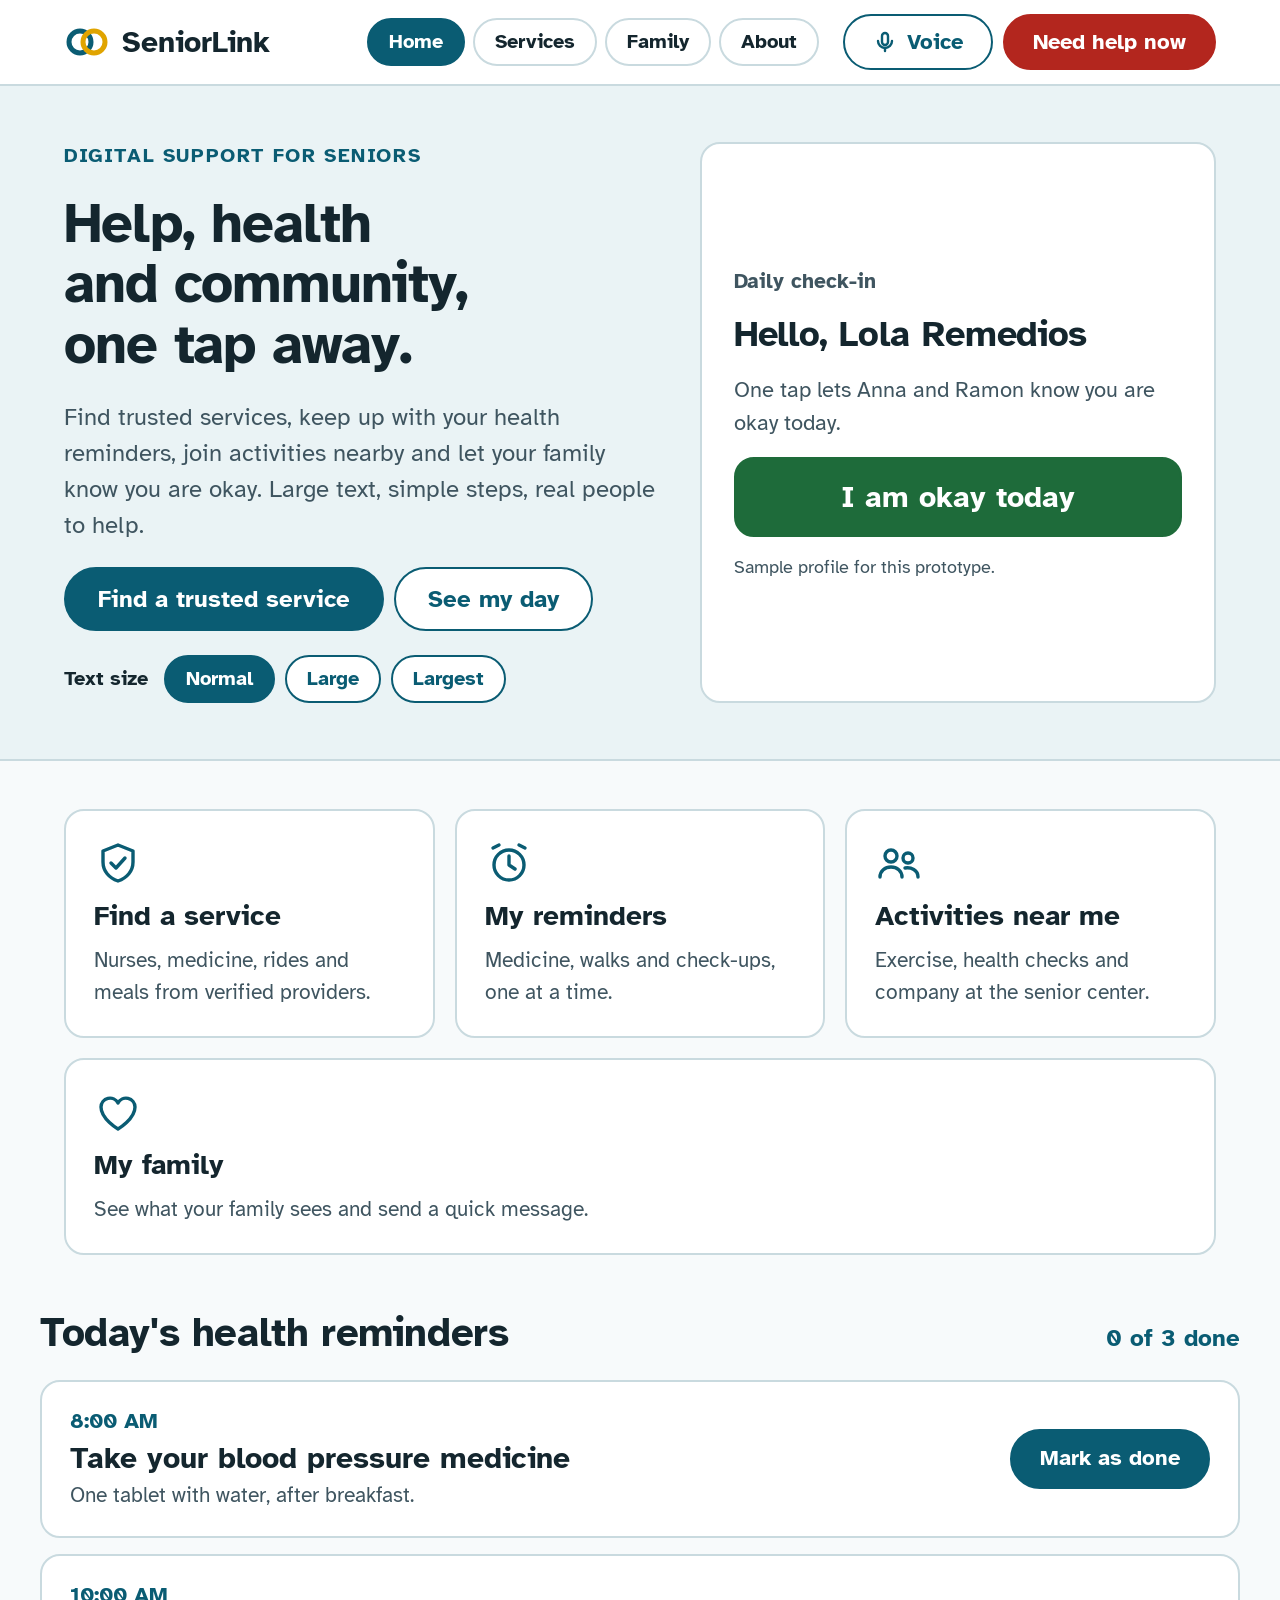
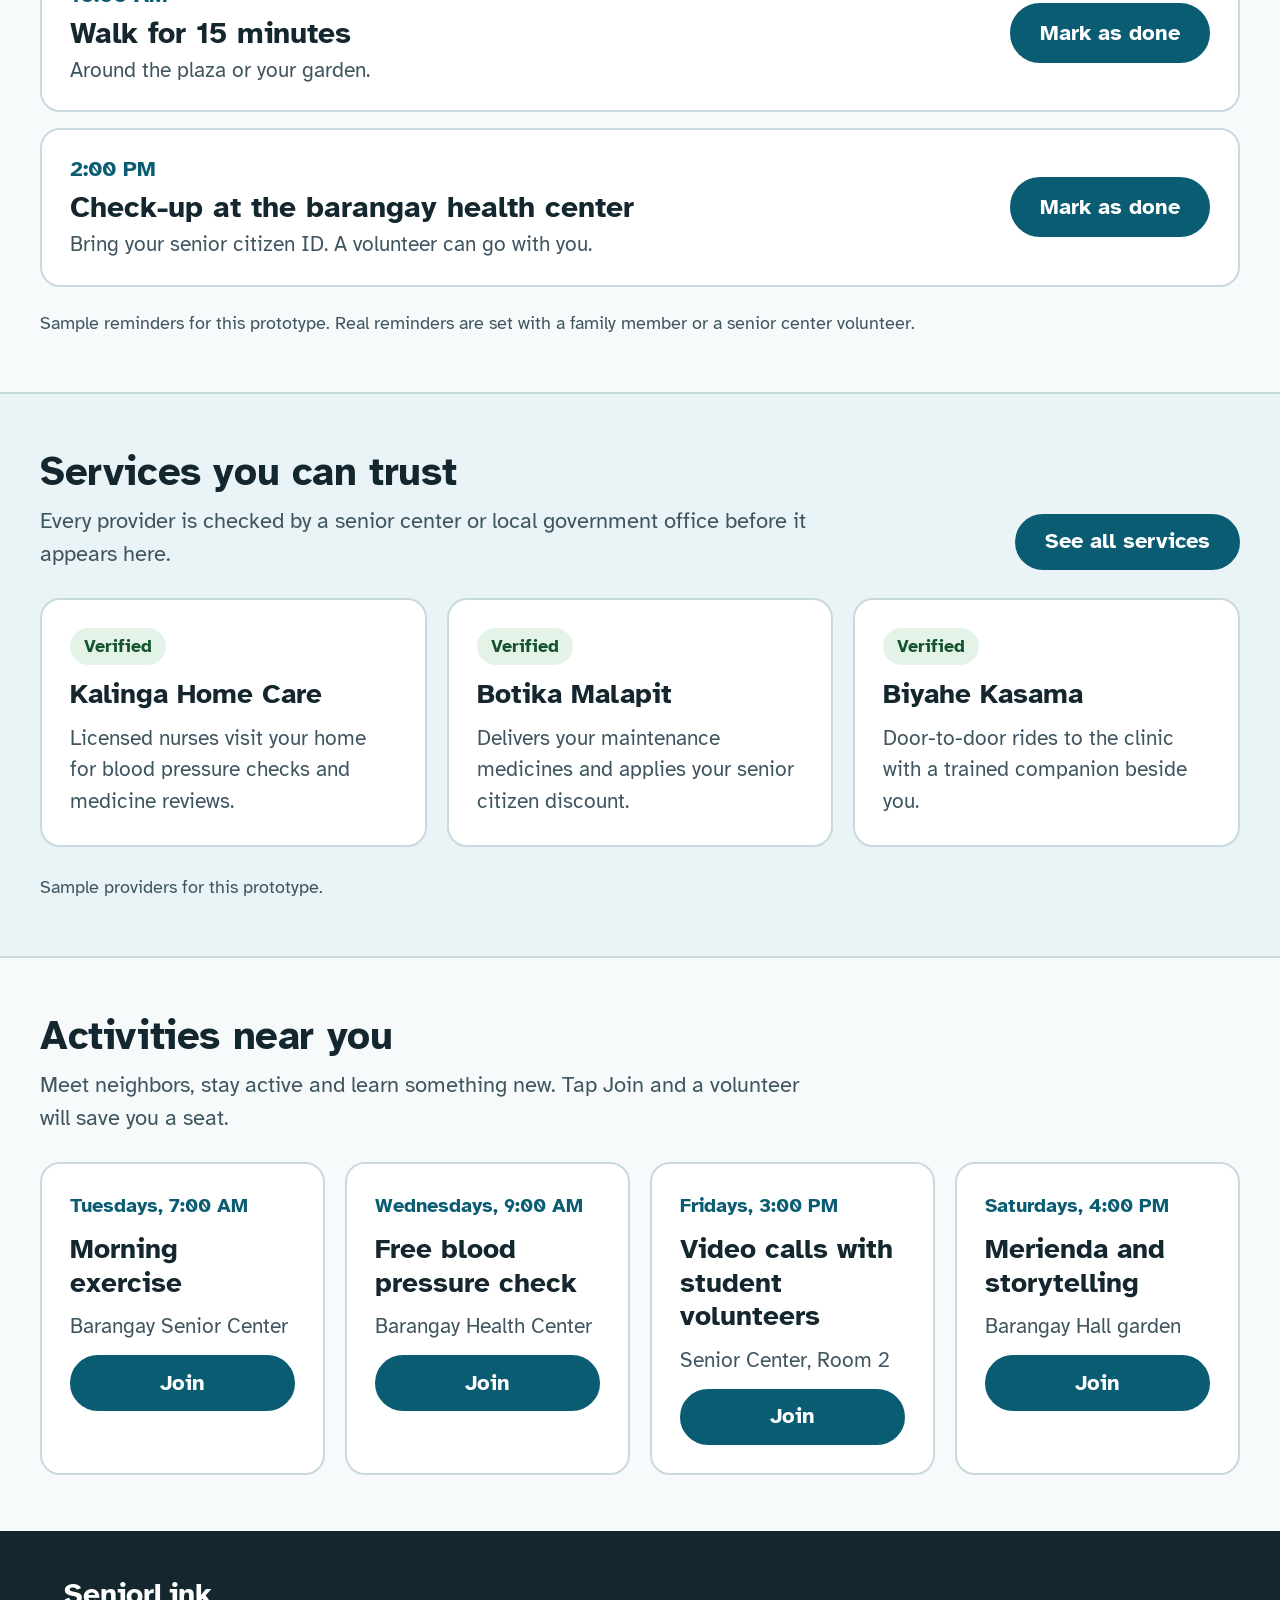
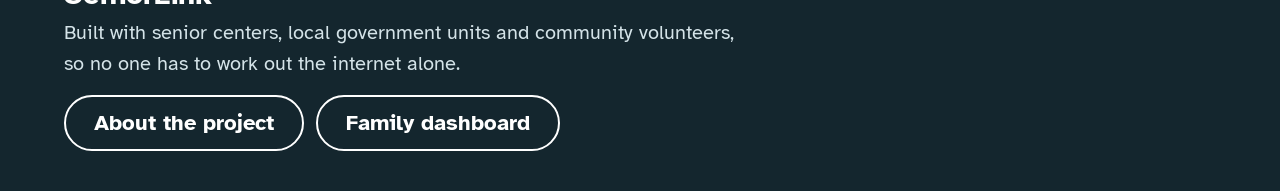
<file: index.html>
<!doctype html>
<html lang="en">
<head>
  <meta charset="utf-8">
  <meta name="viewport" content="width=device-width, initial-scale=1">
  <title>SeniorLink</title>
  <link rel="preconnect" href="https://fonts.googleapis.com">
  <link rel="preconnect" href="https://fonts.gstatic.com" crossorigin>
  <link href="https://fonts.googleapis.com/css2?family=Atkinson+Hyperlegible:wght@400;700&display=swap" rel="stylesheet">
  <link rel="stylesheet" href="style.css">
</head>
<body>
  <header class="site-header">
    <div class="wrap header-row">
      <a class="brand" href="index.html">
        <svg width="46" height="46" viewBox="0 0 46 46" aria-hidden="true"><circle cx="16" cy="23" r="11" fill="none" stroke="#0A5C73" stroke-width="5"></circle><circle cx="30" cy="23" r="11" fill="none" stroke="#E0A400" stroke-width="5"></circle></svg>
        SeniorLink
      </a>
      <nav class="nav" aria-label="Main">
        <a href="index.html" aria-current="page">Home</a>
        <a href="services.html">Services</a>
        <a href="family.html">Family</a>
        <a href="about.html">About</a>
      </nav>
      <div class="header-actions">
        <button type="button" id="voiceBtn" class="btn" aria-pressed="false">
          <svg width="24" height="24" viewBox="0 0 24 24" fill="none" stroke="currentColor" stroke-width="2.4" stroke-linecap="round" stroke-linejoin="round" aria-hidden="true"><rect x="9" y="3" width="6" height="12" rx="3"></rect><path d="M5 11a7 7 0 0 0 14 0"></path><path d="M12 18v3"></path></svg>
          <span>Voice</span>
        </button>
        <button type="button" id="helpBtn" class="btn btn-danger">Need help now</button>
      </div>
    </div>
  </header>
  <div id="voiceBanner" class="banner banner-voice" hidden>
    <div class="wrap">
      <div class="msg"><strong>Listening. Speak when you are ready.</strong><span>Try saying “Find a nurse”, “Call Anna” or “Read my reminders”. This prototype only shows how voice navigation will look.</span></div>
      <button type="button" id="voiceStop" class="btn">Stop listening</button>
    </div>
  </div>
  <div id="helpBanner" class="banner banner-help" hidden>
    <div class="wrap">
      <div class="msg"><strong>Help is on the way.</strong><span>We are telling Anna (daughter), Mang Ben (barangay volunteer) and the Senior Center hotline right now. Stay where you are. This prototype does not send real messages.</span></div>
      <button type="button" id="helpCancel" class="btn btn-danger" style="background:#fff;color:#b3261e">Cancel, I am okay</button>
    </div>
  </div>

  <main>
    <section class="hero">
      <div class="wrap">
        <div class="hero-copy">
          <p class="eyebrow">Digital support for seniors</p>
          <h1>Help, health and community, one tap away.</h1>
          <p class="lead">Find trusted services, keep up with your health reminders, join activities nearby and let your family know you are okay. Large text, simple steps, real people to help.</p>
          <div class="controls">
            <a class="btn btn-primary btn-big" href="services.html">Find a trusted service</a>
            <a class="btn btn-big" href="#today">See my day</a>
          </div>
          <div class="controls" role="group" aria-label="Text size">
            <strong>Text size</strong>
            <button type="button" class="btn btn-small is-on" data-zoom="1" aria-pressed="true">Normal</button>
            <button type="button" class="btn btn-small" data-zoom="1.2" aria-pressed="false">Large</button>
            <button type="button" class="btn btn-small" data-zoom="1.4" aria-pressed="false">Largest</button>
          </div>
        </div>
        <div class="card checkin">
          <p class="text" style="font-weight:700">Daily check-in</p>
          <h2>Hello, Lola Remedios</h2>
          <p class="text" style="font-size:22px">One tap lets Anna and Ramon know you are okay today.</p>
          <button type="button" id="checkinBtn" class="btn btn-green">I am okay today</button>
          <div id="checkinDone" class="done-box" hidden>
            <strong>Sent to Anna and Ramon.</strong>
            <span style="font-size:22px">Thank you. Have a lovely day.</span>
            <button type="button" id="checkinUndo" class="btn btn-small btn-done" style="align-self:flex-start">Undo</button>
          </div>
          <p class="small">Sample profile for this prototype.</p>
        </div>
      </div>
    </section>

    <section class="wrap" style="padding-top:48px">
      <div class="row" style="gap:20px">
        <a class="card card-link" href="services.html">
          <svg width="48" height="48" viewBox="0 0 48 48" fill="none" stroke="#0A5C73" stroke-width="3.4" stroke-linecap="round" stroke-linejoin="round" aria-hidden="true"><path d="M24 6l15 6v11c0 9-6 16-15 19C15 39 9 32 9 23V12z"></path><path d="M17 24l5 5 9-10"></path></svg>
          <h3>Find a service</h3><span class="text">Nurses, medicine, rides and meals from verified providers.</span>
        </a>
        <a class="card card-link" href="#today">
          <svg width="48" height="48" viewBox="0 0 48 48" fill="none" stroke="#0A5C73" stroke-width="3.4" stroke-linecap="round" stroke-linejoin="round" aria-hidden="true"><circle cx="24" cy="26" r="15"></circle><path d="M24 17v9l6 4"></path><path d="M8 9l6-3"></path><path d="M40 9l-6-3"></path></svg>
          <h3>My reminders</h3><span class="text">Medicine, walks and check-ups, one at a time.</span>
        </a>
        <a class="card card-link" href="#activities">
          <svg width="48" height="48" viewBox="0 0 48 48" fill="none" stroke="#0A5C73" stroke-width="3.4" stroke-linecap="round" stroke-linejoin="round" aria-hidden="true"><circle cx="16" cy="17" r="6"></circle><circle cx="33" cy="19" r="5"></circle><path d="M5 38c0-6 5-10 11-10s11 4 11 10"></path><path d="M30 29c6-1 13 2 13 9"></path></svg>
          <h3>Activities near me</h3><span class="text">Exercise, health checks and company at the senior center.</span>
        </a>
        <a class="card card-link" href="family.html">
          <svg width="48" height="48" viewBox="0 0 48 48" fill="none" stroke="#0A5C73" stroke-width="3.4" stroke-linecap="round" stroke-linejoin="round" aria-hidden="true"><path d="M24 41S7 31 7 19a9 9 0 0 1 17-4 9 9 0 0 1 17 4c0 12-17 22-17 22z"></path></svg>
          <h3>My family</h3><span class="text">See what your family sees and send a quick message.</span>
        </a>
      </div>
    </section>

    <section id="today" class="wrap section stack">
      <div class="row" style="align-items:baseline;justify-content:space-between">
        <h2 style="flex:1 1 400px">Today's health reminders</h2>
        <span id="doneText" class="teal" style="flex:0 1 auto;font-size:24px;font-weight:700">0 of 3 done</span>
      </div>
      <div class="stack" style="gap:16px">
        <div class="card reminder" data-reminder>
          <div class="info"><span class="when">8:00 AM</span><span class="title">Take your blood pressure medicine</span><span class="text">One tablet with water, after breakfast.</span></div>
          <button type="button" class="btn btn-primary" data-toggle data-on="Done. Undo" data-off="Mark as done">Mark as done</button>
        </div>
        <div class="card reminder" data-reminder>
          <div class="info"><span class="when">10:00 AM</span><span class="title">Walk for 15 minutes</span><span class="text">Around the plaza or your garden.</span></div>
          <button type="button" class="btn btn-primary" data-toggle data-on="Done. Undo" data-off="Mark as done">Mark as done</button>
        </div>
        <div class="card reminder" data-reminder>
          <div class="info"><span class="when">2:00 PM</span><span class="title">Check-up at the barangay health center</span><span class="text">Bring your senior citizen ID. A volunteer can go with you.</span></div>
          <button type="button" class="btn btn-primary" data-toggle data-on="Done. Undo" data-off="Mark as done">Mark as done</button>
        </div>
      </div>
      <p class="small">Sample reminders for this prototype. Real reminders are set with a family member or a senior center volunteer.</p>
    </section>

    <section class="band">
      <div class="wrap section stack" style="gap:28px">
        <div class="row" style="align-items:flex-end;justify-content:space-between">
          <div class="stack" style="gap:10px;flex:1 1 420px">
            <h2>Services you can trust</h2>
            <p class="lead" style="font-size:22px">Every provider is checked by a senior center or local government office before it appears here.</p>
          </div>
          <a class="btn btn-primary" style="flex:0 1 auto" href="services.html">See all services</a>
        </div>
        <div class="row">
          <div class="card"><span class="badge">Verified</span><h3>Kalinga Home Care</h3><span class="text">Licensed nurses visit your home for blood pressure checks and medicine reviews.</span></div>
          <div class="card"><span class="badge">Verified</span><h3>Botika Malapit</h3><span class="text">Delivers your maintenance medicines and applies your senior citizen discount.</span></div>
          <div class="card"><span class="badge">Verified</span><h3>Biyahe Kasama</h3><span class="text">Door-to-door rides to the clinic with a trained companion beside you.</span></div>
        </div>
        <p class="small">Sample providers for this prototype.</p>
      </div>
    </section>

    <section id="activities" class="wrap section stack" style="gap:28px">
      <div class="stack" style="gap:10px">
        <h2>Activities near you</h2>
        <p class="lead" style="font-size:22px">Meet neighbors, stay active and learn something new. Tap Join and a volunteer will save you a seat.</p>
      </div>
      <div class="row">
        <div class="card"><span class="eyebrow" style="letter-spacing:0;text-transform:none">Tuesdays, 7:00 AM</span><h3>Morning exercise</h3><span class="text">Barangay Senior Center</span><button type="button" class="btn btn-primary" data-toggle data-on="You are going. Cancel" data-off="Join">Join</button></div>
        <div class="card"><span class="eyebrow" style="letter-spacing:0;text-transform:none">Wednesdays, 9:00 AM</span><h3>Free blood pressure check</h3><span class="text">Barangay Health Center</span><button type="button" class="btn btn-primary" data-toggle data-on="You are going. Cancel" data-off="Join">Join</button></div>
        <div class="card"><span class="eyebrow" style="letter-spacing:0;text-transform:none">Fridays, 3:00 PM</span><h3>Video calls with student volunteers</h3><span class="text">Senior Center, Room 2</span><button type="button" class="btn btn-primary" data-toggle data-on="You are going. Cancel" data-off="Join">Join</button></div>
        <div class="card"><span class="eyebrow" style="letter-spacing:0;text-transform:none">Saturdays, 4:00 PM</span><h3>Merienda and storytelling</h3><span class="text">Barangay Hall garden</span><button type="button" class="btn btn-primary" data-toggle data-on="You are going. Cancel" data-off="Join">Join</button></div>
      </div>
    </section>

    <footer class="footer" style="margin-top:0">
      <div class="wrap">
        <p><strong style="font-size:30px;display:block;color:#fff">SeniorLink</strong>Built with senior centers, local government units and community volunteers, so no one has to work out the internet alone.</p>
        <div class="footer-links"><a class="btn" href="about.html">About the project</a><a class="btn" href="family.html">Family dashboard</a></div>
      </div>
    </footer>
  </main>
  <script src="app.js"></script>
</body>
</html>
</file>
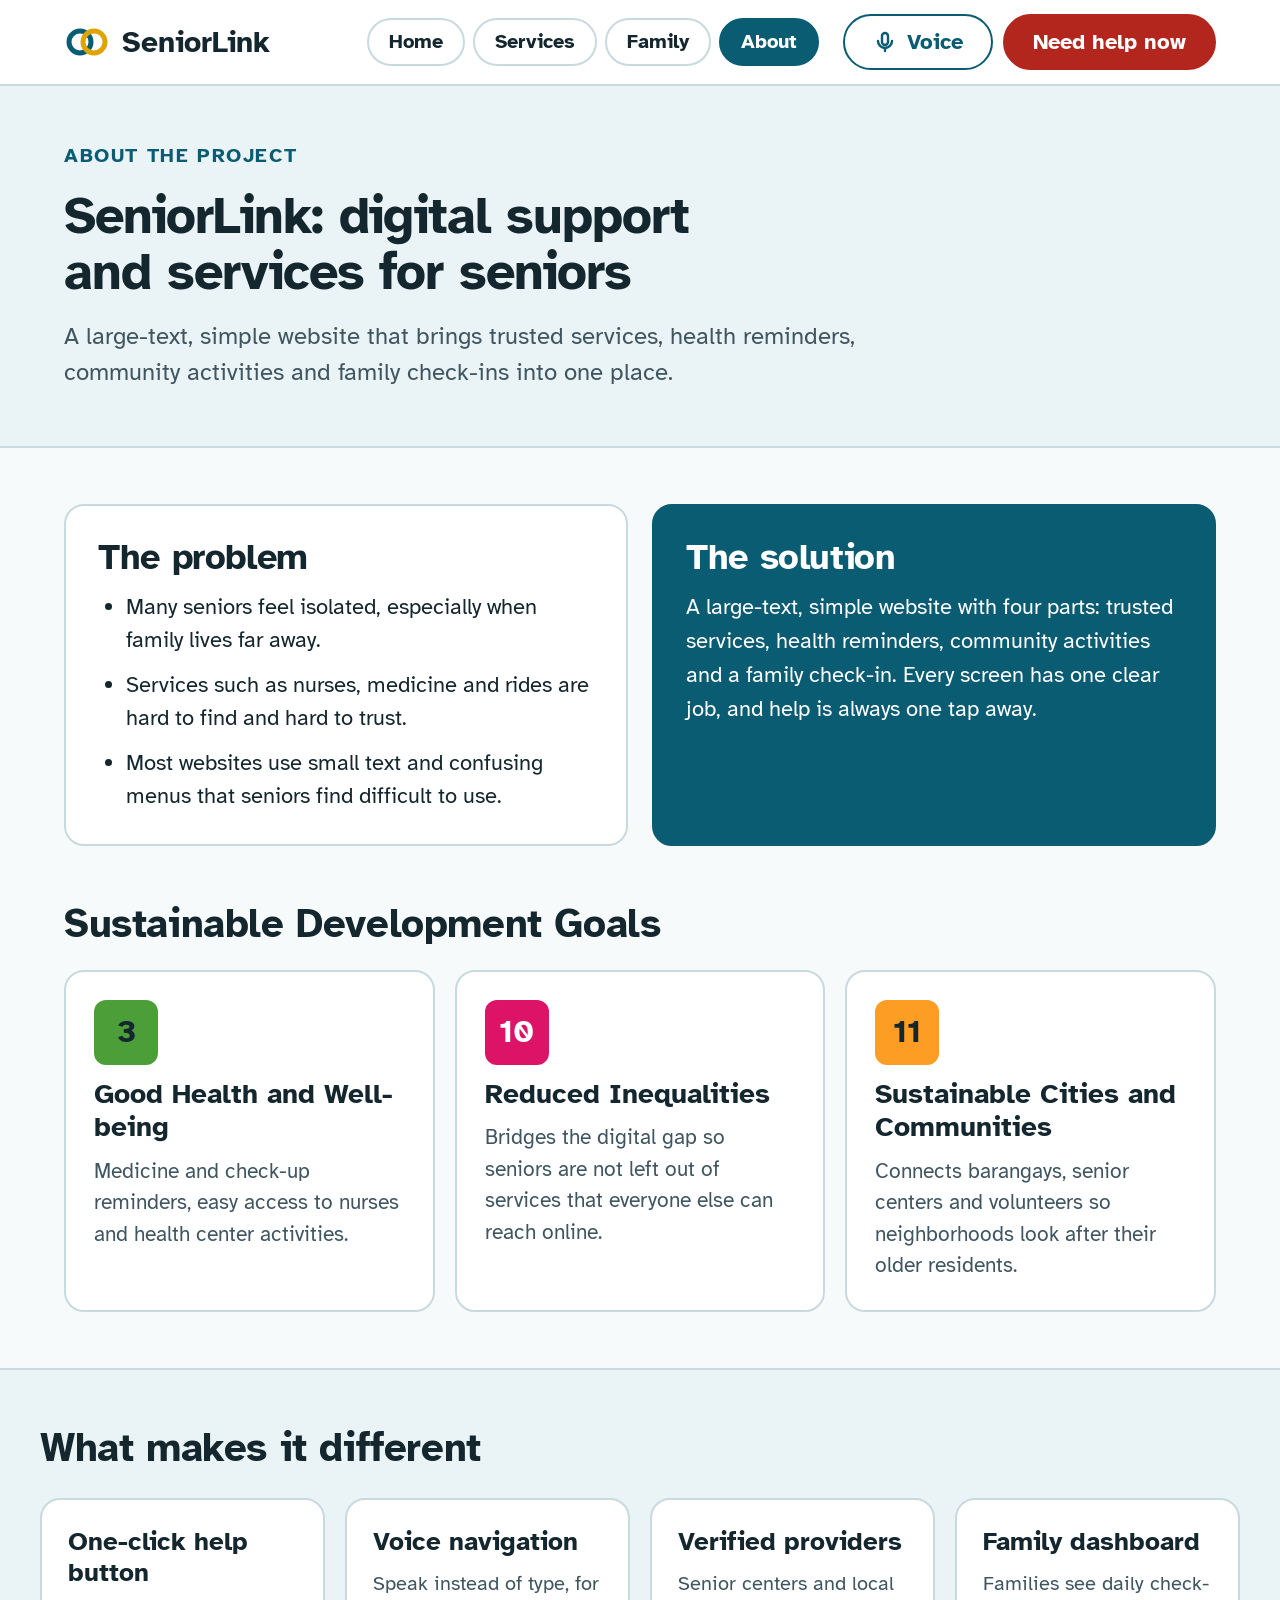
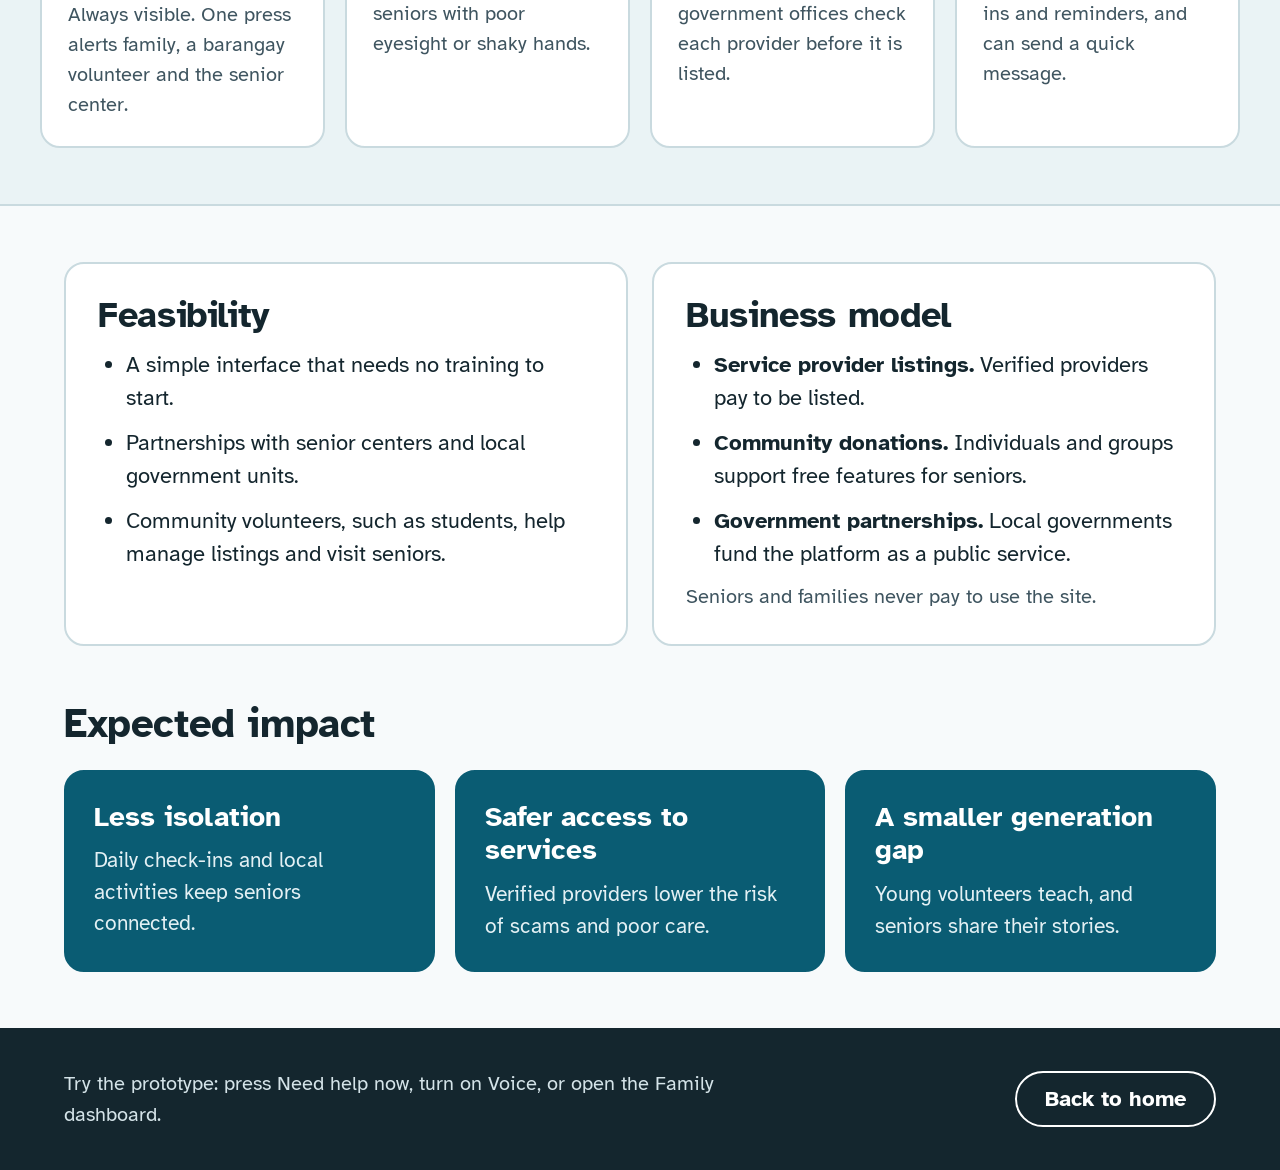
<file: about.html>
<!doctype html>
<html lang="en">
<head>
  <meta charset="utf-8">
  <meta name="viewport" content="width=device-width, initial-scale=1">
  <title>About SeniorLink</title>
  <link rel="preconnect" href="https://fonts.googleapis.com">
  <link rel="preconnect" href="https://fonts.gstatic.com" crossorigin>
  <link href="https://fonts.googleapis.com/css2?family=Atkinson+Hyperlegible:wght@400;700&display=swap" rel="stylesheet">
  <link rel="stylesheet" href="style.css">
</head>
<body>
  <header class="site-header">
    <div class="wrap header-row">
      <a class="brand" href="index.html">
        <svg width="46" height="46" viewBox="0 0 46 46" aria-hidden="true"><circle cx="16" cy="23" r="11" fill="none" stroke="#0A5C73" stroke-width="5"></circle><circle cx="30" cy="23" r="11" fill="none" stroke="#E0A400" stroke-width="5"></circle></svg>
        SeniorLink
      </a>
      <nav class="nav" aria-label="Main">
        <a href="index.html">Home</a>
        <a href="services.html">Services</a>
        <a href="family.html">Family</a>
        <a href="about.html" aria-current="page">About</a>
      </nav>
      <div class="header-actions">
        <button type="button" id="voiceBtn" class="btn" aria-pressed="false">
          <svg width="24" height="24" viewBox="0 0 24 24" fill="none" stroke="currentColor" stroke-width="2.4" stroke-linecap="round" stroke-linejoin="round" aria-hidden="true"><rect x="9" y="3" width="6" height="12" rx="3"></rect><path d="M5 11a7 7 0 0 0 14 0"></path><path d="M12 18v3"></path></svg>
          <span>Voice</span>
        </button>
        <button type="button" id="helpBtn" class="btn btn-danger">Need help now</button>
      </div>
    </div>
  </header>
  <div id="voiceBanner" class="banner banner-voice" hidden>
    <div class="wrap">
      <div class="msg"><strong>Listening. Speak when you are ready.</strong><span>Try saying “Find a nurse”, “Call Anna” or “Read my reminders”. This prototype only shows how voice navigation will look.</span></div>
      <button type="button" id="voiceStop" class="btn">Stop listening</button>
    </div>
  </div>
  <div id="helpBanner" class="banner banner-help" hidden>
    <div class="wrap">
      <div class="msg"><strong>Help is on the way.</strong><span>We are telling Anna (daughter), Mang Ben (barangay volunteer) and the Senior Center hotline right now. Stay where you are. This prototype does not send real messages.</span></div>
      <button type="button" id="helpCancel" class="btn btn-danger" style="background:#fff;color:#b3261e">Cancel, I am okay</button>
    </div>
  </div>

  <main>
    <section class="hero page-hero">
      <div class="wrap" style="gap:18px;padding-top:56px;padding-bottom:56px">
        <p class="eyebrow">About the project</p>
        <h1 style="max-width:14em">SeniorLink: digital support and services for seniors</h1>
        <p class="lead" style="max-width:38em">A large-text, simple website that brings trusted services, health reminders, community activities and family check-ins into one place.</p>
      </div>
    </section>

    <section class="wrap" style="padding-top:56px">
      <div class="row" style="gap:24px">
        <div class="card" style="padding:32px;flex:1 1 440px">
          <h2 style="font-size:36px">The problem</h2>
          <ul class="list">
            <li>Many seniors feel isolated, especially when family lives far away.</li>
            <li>Services such as nurses, medicine and rides are hard to find and hard to trust.</li>
            <li>Most websites use small text and confusing menus that seniors find difficult to use.</li>
          </ul>
        </div>
        <div class="card card-solid" style="padding:32px;flex:1 1 440px">
          <h2 style="font-size:36px">The solution</h2>
          <p style="font-size:22px;line-height:1.55">A large-text, simple website with four parts: trusted services, health reminders, community activities and a family check-in. Every screen has one clear job, and help is always one tap away.</p>
        </div>
      </div>
    </section>

    <section class="wrap stack" style="padding-top:56px">
      <h2>Sustainable Development Goals</h2>
      <div class="row">
        <div class="card"><span class="sdg" style="background:#4c9f38;color:#14262e">3</span><h3>Good Health and Well-being</h3><span class="text">Medicine and check-up reminders, easy access to nurses and health center activities.</span></div>
        <div class="card"><span class="sdg" style="background:#dd1367;color:#fff">10</span><h3>Reduced Inequalities</h3><span class="text">Bridges the digital gap so seniors are not left out of services that everyone else can reach online.</span></div>
        <div class="card"><span class="sdg" style="background:#fd9d24;color:#14262e">11</span><h3>Sustainable Cities and Communities</h3><span class="text">Connects barangays, senior centers and volunteers so neighborhoods look after their older residents.</span></div>
      </div>
    </section>

    <section class="band" style="margin-top:56px">
      <div class="wrap section stack" style="gap:28px">
        <h2>What makes it different</h2>
        <div class="row">
          <div class="card" style="padding:26px"><h3 style="font-size:26px">One-click help button</h3><span class="text" style="font-size:20px">Always visible. One press alerts family, a barangay volunteer and the senior center.</span></div>
          <div class="card" style="padding:26px"><h3 style="font-size:26px">Voice navigation</h3><span class="text" style="font-size:20px">Speak instead of type, for seniors with poor eyesight or shaky hands.</span></div>
          <div class="card" style="padding:26px"><h3 style="font-size:26px">Verified providers</h3><span class="text" style="font-size:20px">Senior centers and local government offices check each provider before it is listed.</span></div>
          <div class="card" style="padding:26px"><h3 style="font-size:26px">Family dashboard</h3><span class="text" style="font-size:20px">Families see daily check-ins and reminders, and can send a quick message.</span></div>
        </div>
      </div>
    </section>

    <section class="wrap" style="padding-top:56px">
      <div class="row" style="gap:24px">
        <div class="card" style="padding:32px;flex:1 1 440px">
          <h2 style="font-size:36px">Feasibility</h2>
          <ul class="list">
            <li>A simple interface that needs no training to start.</li>
            <li>Partnerships with senior centers and local government units.</li>
            <li>Community volunteers, such as students, help manage listings and visit seniors.</li>
          </ul>
        </div>
        <div class="card" style="padding:32px;flex:1 1 440px">
          <h2 style="font-size:36px">Business model</h2>
          <ul class="list">
            <li><strong>Service provider listings.</strong> Verified providers pay to be listed.</li>
            <li><strong>Community donations.</strong> Individuals and groups support free features for seniors.</li>
            <li><strong>Government partnerships.</strong> Local governments fund the platform as a public service.</li>
          </ul>
          <p class="text" style="font-size:20px">Seniors and families never pay to use the site.</p>
        </div>
      </div>
    </section>

    <section class="wrap stack" style="padding-top:56px;padding-bottom:56px">
      <h2>Expected impact</h2>
      <div class="row">
        <div class="card card-solid"><h3>Less isolation</h3><span class="text">Daily check-ins and local activities keep seniors connected.</span></div>
        <div class="card card-solid"><h3>Safer access to services</h3><span class="text">Verified providers lower the risk of scams and poor care.</span></div>
        <div class="card card-solid"><h3>A smaller generation gap</h3><span class="text">Young volunteers teach, and seniors share their stories.</span></div>
      </div>
    </section>

    <footer class="footer" style="margin-top:0">
      <div class="wrap">
        <p>Try the prototype: press Need help now, turn on Voice, or open the Family dashboard.</p>
        <a class="btn" href="index.html">Back to home</a>
      </div>
    </footer>
  </main>
  <script src="app.js"></script>
</body>
</html>
</file>
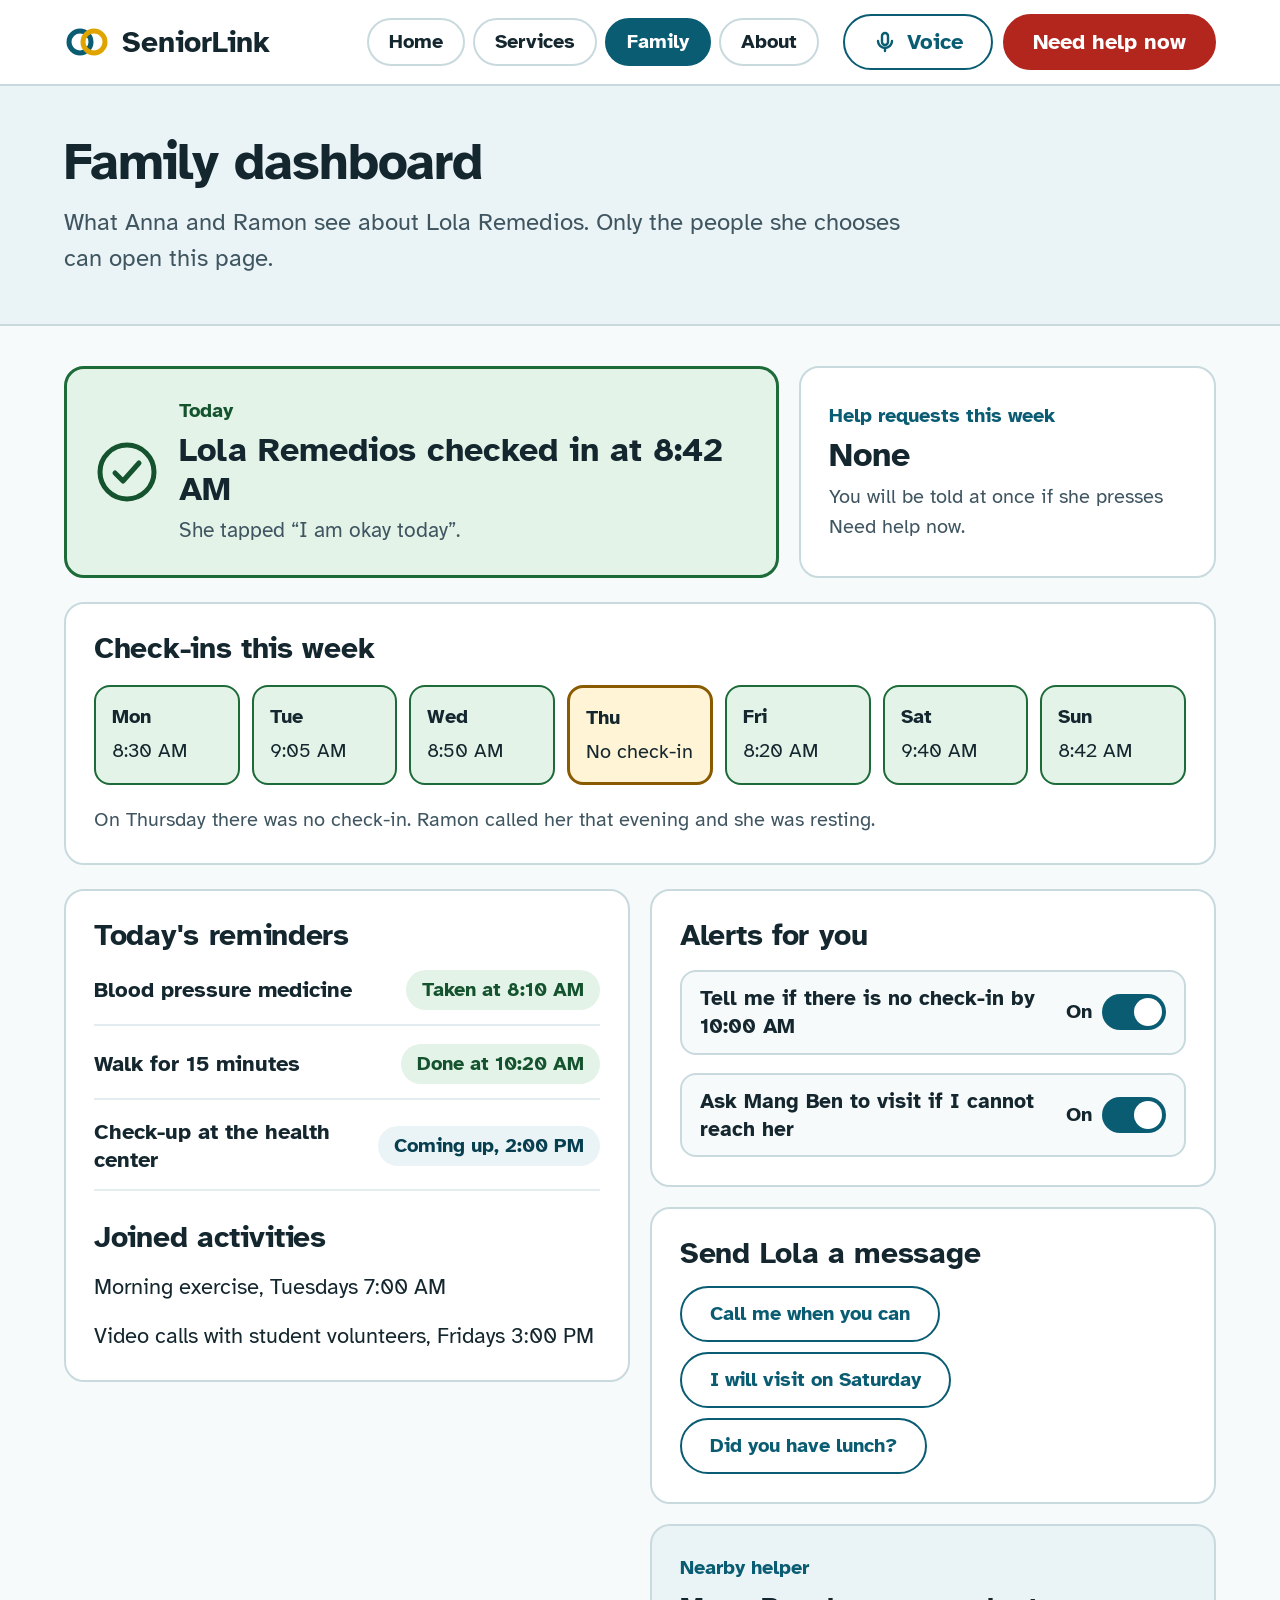
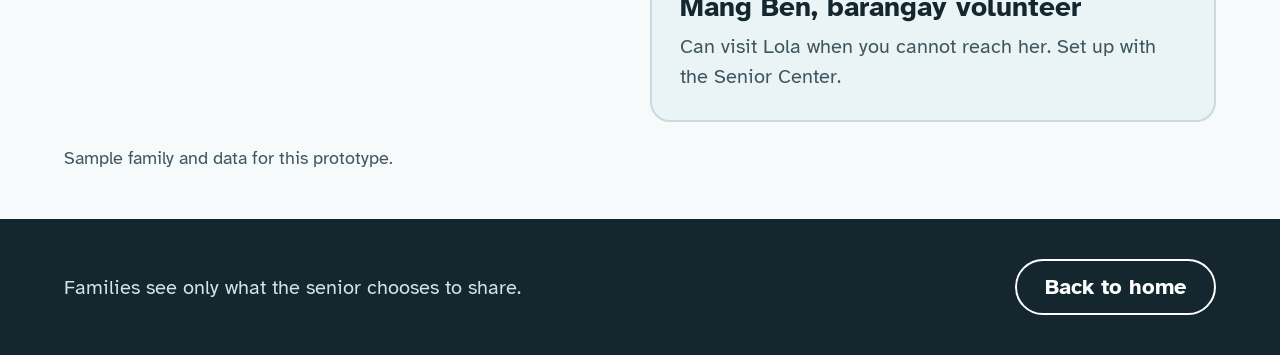
<file: family.html>
<!doctype html>
<html lang="en">
<head>
  <meta charset="utf-8">
  <meta name="viewport" content="width=device-width, initial-scale=1">
  <title>SeniorLink family dashboard</title>
  <link rel="preconnect" href="https://fonts.googleapis.com">
  <link rel="preconnect" href="https://fonts.gstatic.com" crossorigin>
  <link href="https://fonts.googleapis.com/css2?family=Atkinson+Hyperlegible:wght@400;700&display=swap" rel="stylesheet">
  <link rel="stylesheet" href="style.css">
</head>
<body>
  <header class="site-header">
    <div class="wrap header-row">
      <a class="brand" href="index.html">
        <svg width="46" height="46" viewBox="0 0 46 46" aria-hidden="true"><circle cx="16" cy="23" r="11" fill="none" stroke="#0A5C73" stroke-width="5"></circle><circle cx="30" cy="23" r="11" fill="none" stroke="#E0A400" stroke-width="5"></circle></svg>
        SeniorLink
      </a>
      <nav class="nav" aria-label="Main">
        <a href="index.html">Home</a>
        <a href="services.html">Services</a>
        <a href="family.html" aria-current="page">Family</a>
        <a href="about.html">About</a>
      </nav>
      <div class="header-actions">
        <button type="button" id="voiceBtn" class="btn" aria-pressed="false">
          <svg width="24" height="24" viewBox="0 0 24 24" fill="none" stroke="currentColor" stroke-width="2.4" stroke-linecap="round" stroke-linejoin="round" aria-hidden="true"><rect x="9" y="3" width="6" height="12" rx="3"></rect><path d="M5 11a7 7 0 0 0 14 0"></path><path d="M12 18v3"></path></svg>
          <span>Voice</span>
        </button>
        <button type="button" id="helpBtn" class="btn btn-danger">Need help now</button>
      </div>
    </div>
  </header>
  <div id="voiceBanner" class="banner banner-voice" hidden>
    <div class="wrap">
      <div class="msg"><strong>Listening. Speak when you are ready.</strong><span>Try saying “Find a nurse”, “Call Anna” or “Read my reminders”. This prototype only shows how voice navigation will look.</span></div>
      <button type="button" id="voiceStop" class="btn">Stop listening</button>
    </div>
  </div>
  <div id="helpBanner" class="banner banner-help" hidden>
    <div class="wrap">
      <div class="msg"><strong>Help is on the way.</strong><span>We are telling Anna (daughter), Mang Ben (barangay volunteer) and the Senior Center hotline right now. Stay where you are. This prototype does not send real messages.</span></div>
      <button type="button" id="helpCancel" class="btn btn-danger" style="background:#fff;color:#b3261e">Cancel, I am okay</button>
    </div>
  </div>

  <main>
    <section class="hero page-hero">
      <div class="wrap">
        <h1>Family dashboard</h1>
        <p class="lead">What Anna and Ramon see about Lola Remedios. Only the people she chooses can open this page.</p>
      </div>
    </section>

    <section class="wrap stack" style="padding-top:40px">
      <div class="row">
        <div class="status-ok">
          <svg width="64" height="64" viewBox="0 0 64 64" fill="none" stroke="#14532D" stroke-width="5" stroke-linecap="round" stroke-linejoin="round" aria-hidden="true"><circle cx="32" cy="32" r="27"></circle><path d="M20 33l8 8 16-18"></path></svg>
          <div style="flex:1 1 280px;min-width:0;display:flex;flex-direction:column;gap:6px">
            <span style="font-size:20px;font-weight:700;color:#14532d">Today</span>
            <span class="big">Lola Remedios checked in at 8:42 AM</span>
            <span class="text">She tapped “I am okay today”.</span>
          </div>
        </div>
        <div class="card" style="flex:1 1 300px;justify-content:center;gap:6px">
          <span class="teal" style="font-size:20px;font-weight:700">Help requests this week</span>
          <span style="font-size:34px;font-weight:700;line-height:1.15">None</span>
          <span class="text" style="font-size:20px">You will be told at once if she presses Need help now.</span>
        </div>
      </div>

      <div class="card" style="gap:20px">
        <h2 style="font-size:30px">Check-ins this week</h2>
        <div class="week">
          <div class="day"><strong>Mon</strong><span>8:30 AM</span></div>
          <div class="day"><strong>Tue</strong><span>9:05 AM</span></div>
          <div class="day"><strong>Wed</strong><span>8:50 AM</span></div>
          <div class="day missed"><strong>Thu</strong><span>No check-in</span></div>
          <div class="day"><strong>Fri</strong><span>8:20 AM</span></div>
          <div class="day"><strong>Sat</strong><span>9:40 AM</span></div>
          <div class="day"><strong>Sun</strong><span>8:42 AM</span></div>
        </div>
        <p class="text" style="font-size:20px">On Thursday there was no check-in. Ramon called her that evening and she was resting.</p>
      </div>

      <div class="row" style="align-items:flex-start">
        <div class="card" style="flex:1 1 420px;gap:18px">
          <h2 style="font-size:30px">Today's reminders</h2>
          <div class="line-item"><span>Blood pressure medicine</span><span class="chip">Taken at 8:10 AM</span></div>
          <div class="line-item"><span>Walk for 15 minutes</span><span class="chip">Done at 10:20 AM</span></div>
          <div class="line-item"><span>Check-up at the health center</span><span class="chip next">Coming up, 2:00 PM</span></div>
          <h2 style="font-size:30px;margin-top:12px">Joined activities</h2>
          <span style="font-size:22px">Morning exercise, Tuesdays 7:00 AM</span>
          <span style="font-size:22px">Video calls with student volunteers, Fridays 3:00 PM</span>
        </div>

        <div class="stack" style="flex:1 1 420px;min-width:0;gap:20px">
          <div class="card" style="gap:18px">
            <h2 style="font-size:30px">Alerts for you</h2>
            <button type="button" class="switch" role="switch" aria-checked="true"><span class="label">Tell me if there is no check-in by 10:00 AM</span><span style="display:flex;align-items:center;gap:10px;flex:none"><span class="state">On</span><span class="track"><span class="knob"></span></span></span></button>
            <button type="button" class="switch" role="switch" aria-checked="true"><span class="label">Ask Mang Ben to visit if I cannot reach her</span><span style="display:flex;align-items:center;gap:10px;flex:none"><span class="state">On</span><span class="track"><span class="knob"></span></span></span></button>
          </div>
          <div class="card" style="gap:16px">
            <h2 style="font-size:30px">Send Lola a message</h2>
            <div class="controls">
              <button type="button" class="btn" style="font-size:20px" data-message="Call me when you can">Call me when you can</button>
              <button type="button" class="btn" style="font-size:20px" data-message="I will visit on Saturday">I will visit on Saturday</button>
              <button type="button" class="btn" style="font-size:20px" data-message="Did you have lunch?">Did you have lunch?</button>
            </div>
            <div id="sentNote" class="sent-note" hidden></div>
          </div>
          <div class="card" style="background:var(--tint);gap:8px">
            <span class="teal" style="font-size:20px;font-weight:700">Nearby helper</span>
            <span style="font-size:28px;font-weight:700;line-height:1.2">Mang Ben, barangay volunteer</span>
            <span class="text" style="font-size:20px">Can visit Lola when you cannot reach her. Set up with the Senior Center.</span>
          </div>
        </div>
      </div>
      <p class="small">Sample family and data for this prototype.</p>
    </section>

    <footer class="footer">
      <div class="wrap">
        <p>Families see only what the senior chooses to share.</p>
        <a class="btn" href="index.html">Back to home</a>
      </div>
    </footer>
  </main>
  <script src="app.js"></script>
</body>
</html>
</file>
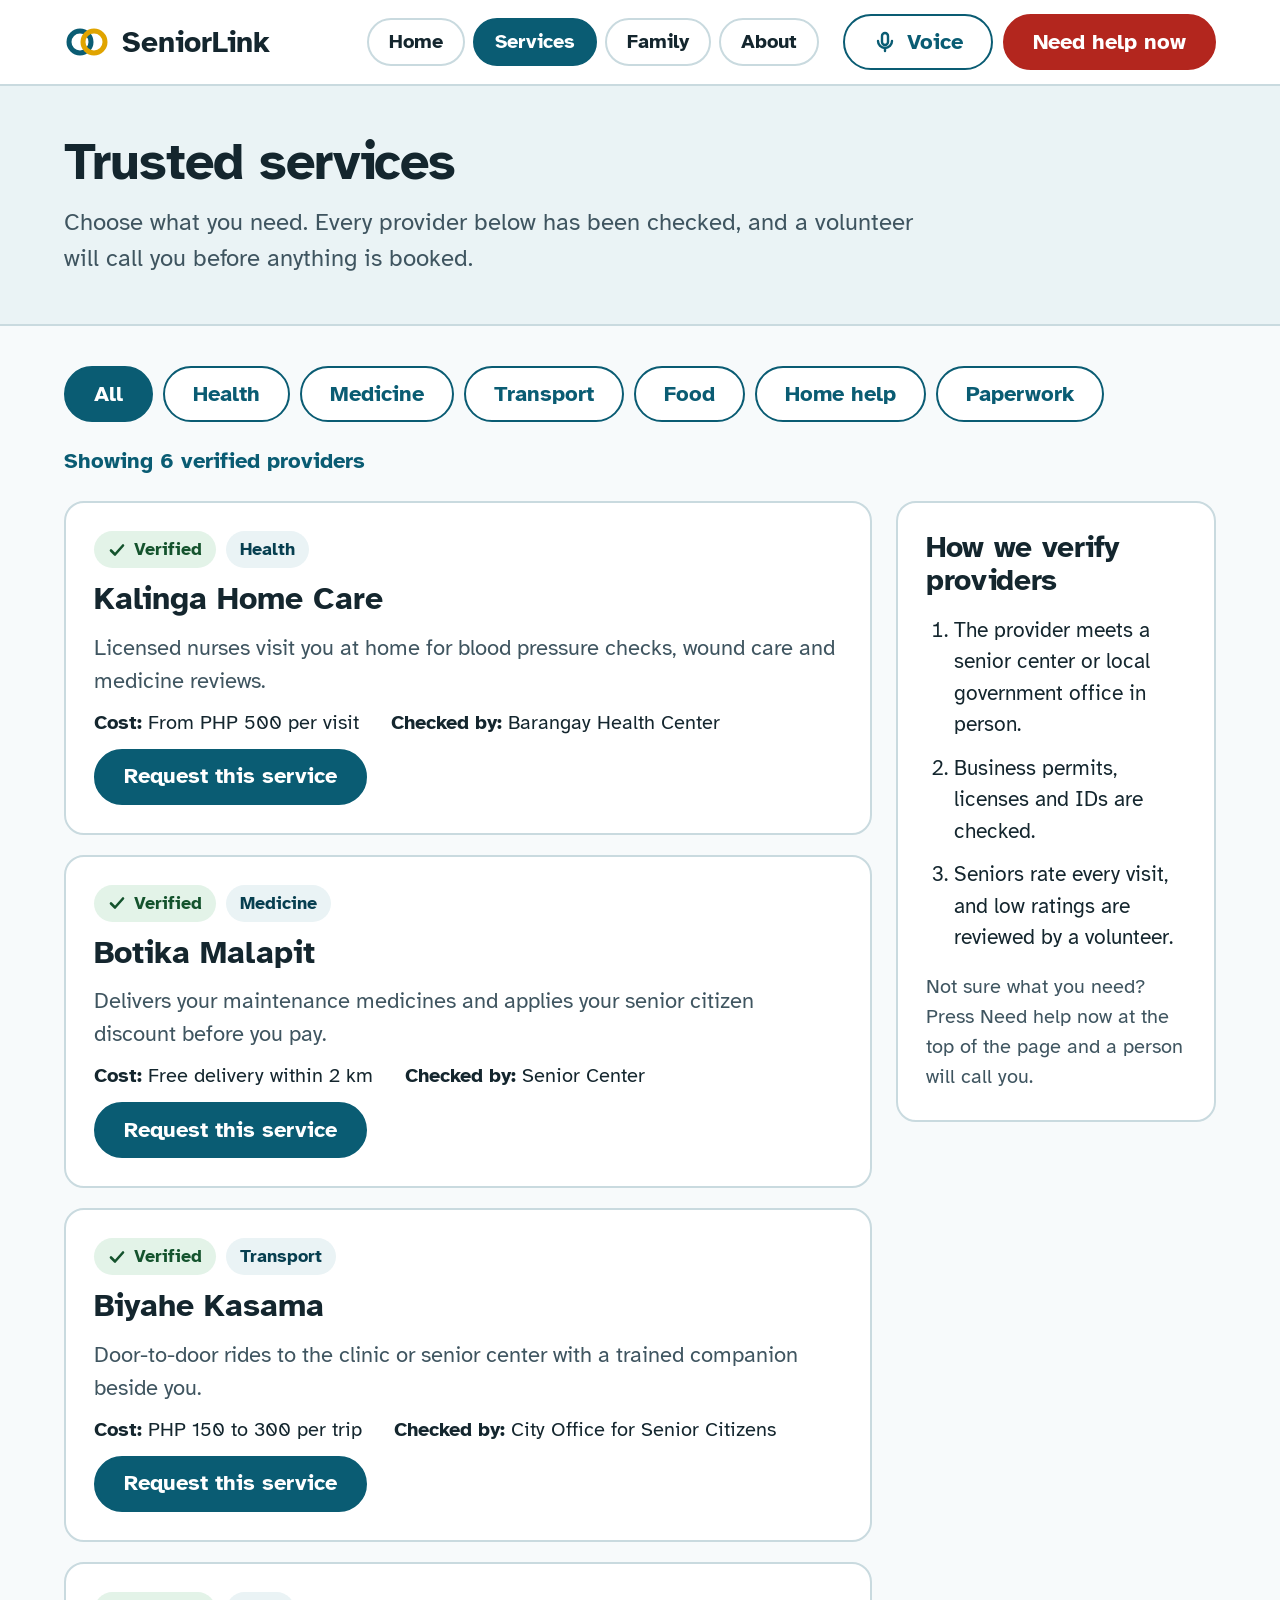
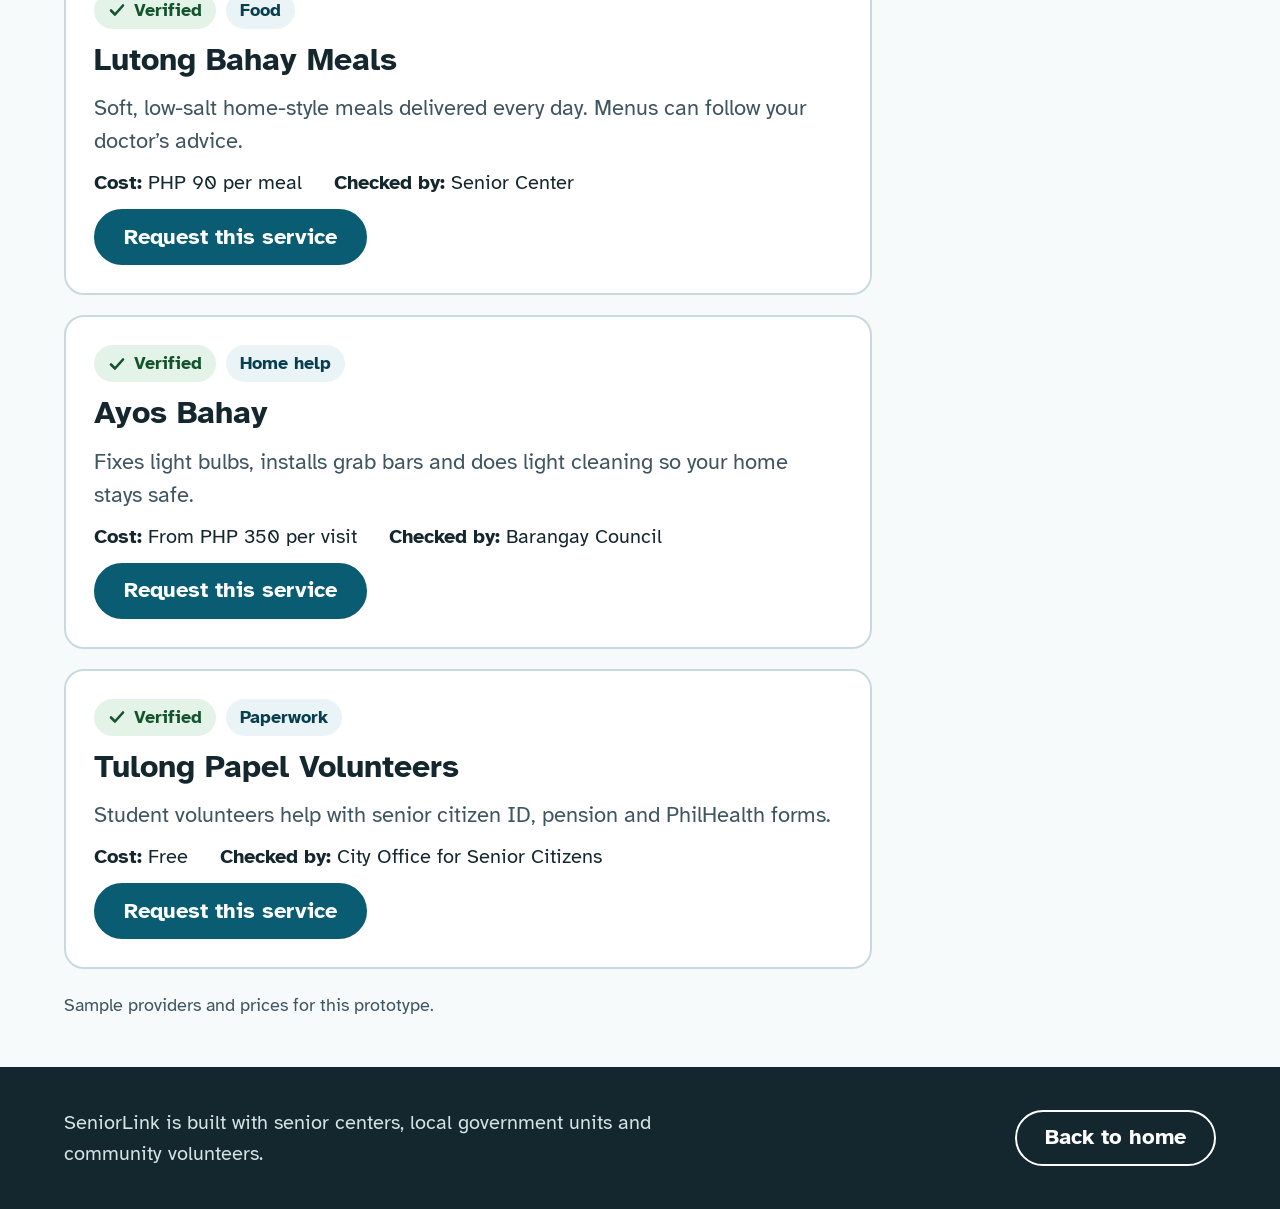
<file: services.html>
<!doctype html>
<html lang="en">
<head>
  <meta charset="utf-8">
  <meta name="viewport" content="width=device-width, initial-scale=1">
  <title>SeniorLink services</title>
  <link rel="preconnect" href="https://fonts.googleapis.com">
  <link rel="preconnect" href="https://fonts.gstatic.com" crossorigin>
  <link href="https://fonts.googleapis.com/css2?family=Atkinson+Hyperlegible:wght@400;700&display=swap" rel="stylesheet">
  <link rel="stylesheet" href="style.css">
</head>
<body>
  <header class="site-header">
    <div class="wrap header-row">
      <a class="brand" href="index.html">
        <svg width="46" height="46" viewBox="0 0 46 46" aria-hidden="true"><circle cx="16" cy="23" r="11" fill="none" stroke="#0A5C73" stroke-width="5"></circle><circle cx="30" cy="23" r="11" fill="none" stroke="#E0A400" stroke-width="5"></circle></svg>
        SeniorLink
      </a>
      <nav class="nav" aria-label="Main">
        <a href="index.html">Home</a>
        <a href="services.html" aria-current="page">Services</a>
        <a href="family.html">Family</a>
        <a href="about.html">About</a>
      </nav>
      <div class="header-actions">
        <button type="button" id="voiceBtn" class="btn" aria-pressed="false">
          <svg width="24" height="24" viewBox="0 0 24 24" fill="none" stroke="currentColor" stroke-width="2.4" stroke-linecap="round" stroke-linejoin="round" aria-hidden="true"><rect x="9" y="3" width="6" height="12" rx="3"></rect><path d="M5 11a7 7 0 0 0 14 0"></path><path d="M12 18v3"></path></svg>
          <span>Voice</span>
        </button>
        <button type="button" id="helpBtn" class="btn btn-danger">Need help now</button>
      </div>
    </div>
  </header>
  <div id="voiceBanner" class="banner banner-voice" hidden>
    <div class="wrap">
      <div class="msg"><strong>Listening. Speak when you are ready.</strong><span>Try saying “Find a nurse”, “Call Anna” or “Read my reminders”. This prototype only shows how voice navigation will look.</span></div>
      <button type="button" id="voiceStop" class="btn">Stop listening</button>
    </div>
  </div>
  <div id="helpBanner" class="banner banner-help" hidden>
    <div class="wrap">
      <div class="msg"><strong>Help is on the way.</strong><span>We are telling Anna (daughter), Mang Ben (barangay volunteer) and the Senior Center hotline right now. Stay where you are. This prototype does not send real messages.</span></div>
      <button type="button" id="helpCancel" class="btn btn-danger" style="background:#fff;color:#b3261e">Cancel, I am okay</button>
    </div>
  </div>

  <main>
    <section class="hero page-hero">
      <div class="wrap">
        <h1>Trusted services</h1>
        <p class="lead">Choose what you need. Every provider below has been checked, and a volunteer will call you before anything is booked.</p>
      </div>
    </section>

    <section class="wrap stack" style="padding-top:40px">
      <div id="filters" class="controls" role="group" aria-label="Service type"></div>
      <span id="countText" class="teal" style="font-size:22px;font-weight:700"></span>
      <div class="services-layout">
        <div id="providerList" class="services-list"></div>
        <aside class="card services-side" style="gap:18px">
          <h2 style="font-size:30px">How we verify providers</h2>
          <ol class="list" style="font-size:21px">
            <li>The provider meets a senior center or local government office in person.</li>
            <li>Business permits, licenses and IDs are checked.</li>
            <li>Seniors rate every visit, and low ratings are reviewed by a volunteer.</li>
          </ol>
          <p class="text" style="font-size:20px">Not sure what you need? Press Need help now at the top of the page and a person will call you.</p>
        </aside>
      </div>
      <p class="small">Sample providers and prices for this prototype.</p>
    </section>

    <footer class="footer">
      <div class="wrap">
        <p>SeniorLink is built with senior centers, local government units and community volunteers.</p>
        <a class="btn" href="index.html">Back to home</a>
      </div>
    </footer>
  </main>
  <script src="app.js"></script>
</body>
</html>
</file>
<file: style.css>
/* SeniorLink prototype styles */
:root {
  --ink: #14262e;
  --muted: #3f5560;
  --bg: #f7fafb;
  --tint: #eaf3f5;
  --line: #c9dadf;
  --teal: #0a5c73;
  --green: #1e6b3a;
  --green-bg: #e3f3e8;
  --green-ink: #14532d;
  --red: #b3261e;
  --red-bg: #fdecea;
  --amber-bg: #fff4d6;
  --amber: #8a5a00;
  --white: #ffffff;
}

* { box-sizing: border-box; }
body {
  margin: 0;
  font-family: "Atkinson Hyperlegible", system-ui, sans-serif;
  color: var(--ink);
  background: var(--bg);
  line-height: 1.4;
}
a { color: inherit; }
h1, h2, h3, p { margin: 0; }
button { font: inherit; }
:focus-visible { outline: 4px solid #e0a400; outline-offset: 3px; }
[hidden] { display: none !important; }

.wrap { max-width: 1200px; margin: 0 auto; padding: 0 24px; }
.section { padding: 56px 0; }
.band { background: var(--tint); border-top: 2px solid var(--line); border-bottom: 2px solid var(--line); }
.stack { display: flex; flex-direction: column; gap: 24px; }
.row { display: flex; flex-wrap: wrap; gap: 20px; }
.row > * { flex: 1 1 280px; min-width: 0; }

h1 { font-size: 56px; line-height: 1.08; letter-spacing: -0.02em; text-wrap: balance; }
h2 { font-size: 40px; line-height: 1.1; letter-spacing: -0.01em; }
h3 { font-size: 28px; line-height: 1.2; }
.lead { font-size: 24px; line-height: 1.5; color: var(--muted); max-width: 36em; }
.text { font-size: 21px; line-height: 1.5; color: var(--muted); }
.eyebrow { font-size: 20px; font-weight: 700; letter-spacing: 0.08em; text-transform: uppercase; color: var(--teal); }
.small { font-size: 18px; color: var(--muted); }
.teal { color: var(--teal); }

/* Buttons */
.btn {
  display: inline-flex; align-items: center; justify-content: center; gap: 10px;
  min-height: 56px; padding: 0 28px; border-radius: 999px;
  font-size: 22px; font-weight: 700; cursor: pointer; text-decoration: none;
  border: 2px solid var(--teal); background: var(--white); color: var(--teal);
}
.btn-primary { background: var(--teal); color: var(--white); }
.btn-danger { background: var(--red); border-color: var(--red); color: var(--white); }
.btn-big { min-height: 64px; padding: 0 32px; font-size: 24px; }
.btn-small { min-height: 48px; padding: 0 20px; font-size: 20px; }
.btn.is-on { background: var(--teal); color: var(--white); }
.btn-green { background: var(--green); border-color: var(--green); color: var(--white); min-height: 80px; font-size: 30px; border-radius: 20px; width: 100%; }
.btn-done { background: var(--white); color: var(--green-ink); border-color: var(--green); }

/* Header */
.site-header { background: var(--white); border-bottom: 2px solid var(--line); }
.header-row { display: flex; flex-wrap: wrap; align-items: center; gap: 14px 24px; padding-top: 14px; padding-bottom: 14px; }
.brand { display: flex; align-items: center; gap: 12px; text-decoration: none; font-size: 30px; font-weight: 700; margin-right: auto; }
.nav { display: flex; flex-wrap: wrap; gap: 8px; }
.nav a {
  display: inline-flex; align-items: center; min-height: 48px; padding: 0 20px;
  border-radius: 999px; font-size: 20px; font-weight: 700; text-decoration: none;
  border: 2px solid var(--line); background: var(--white);
}
.nav a[aria-current="page"] { background: var(--teal); border-color: var(--teal); color: var(--white); }
.header-actions { display: flex; flex-wrap: wrap; gap: 10px; align-items: center; }

.banner { border-bottom: 3px solid; }
.banner .wrap { display: flex; flex-wrap: wrap; align-items: center; gap: 12px 24px; padding-top: 20px; padding-bottom: 20px; }
.banner .msg { flex: 1 1 420px; min-width: 0; display: flex; flex-direction: column; gap: 6px; }
.banner strong { font-size: 26px; }
.banner span { font-size: 20px; line-height: 1.5; color: var(--muted); }
.banner-voice { background: var(--tint); border-color: var(--teal); }
.banner-help { background: var(--red-bg); border-color: var(--red); }

/* Hero */
.hero { background: var(--tint); border-bottom: 2px solid var(--line); }
.hero .wrap { display: flex; flex-wrap: wrap; gap: 40px; padding-top: 56px; padding-bottom: 56px; }
.hero-copy { flex: 1 1 460px; min-width: 0; display: flex; flex-direction: column; gap: 24px; justify-content: center; }
.page-hero .wrap { display: flex; flex-direction: column; gap: 14px; padding-top: 48px; padding-bottom: 48px; }
.page-hero h1 { font-size: 52px; }
.controls { display: flex; flex-wrap: wrap; align-items: center; gap: 10px; }
.controls strong { font-size: 20px; margin-right: 6px; }

/* Cards */
.card { background: var(--white); border: 2px solid var(--line); border-radius: 20px; padding: 28px; display: flex; flex-direction: column; gap: 12px; }
.card.is-on { background: var(--green-bg); border: 3px solid var(--green); }
.card-link { text-decoration: none; }
.card-solid { background: var(--teal); border-color: var(--teal); color: var(--white); }
.card-solid .text { color: #e3f0f4; }
.checkin { padding: 32px; gap: 18px; justify-content: center; flex: 1 1 380px; }
.checkin h2 { font-size: 36px; }
.done-box { background: var(--green-bg); border: 3px solid var(--green); border-radius: 20px; padding: 20px 24px; display: flex; flex-direction: column; gap: 10px; }
.done-box strong { font-size: 28px; color: var(--green-ink); }

.badge { display: inline-flex; align-items: center; gap: 8px; align-self: flex-start; font-size: 18px; font-weight: 700; padding: 6px 14px; border-radius: 999px; background: var(--green-bg); color: var(--green-ink); }
.badge-blue { background: var(--tint); color: #073f50; }

.reminder { flex-direction: row; flex-wrap: wrap; align-items: center; gap: 16px 24px; padding: 24px 28px; }
.reminder .info { flex: 1 1 300px; min-width: 0; display: flex; flex-direction: column; gap: 4px; }
.reminder .when { font-size: 22px; font-weight: 700; color: var(--teal); }
.reminder .title { font-size: 30px; font-weight: 700; line-height: 1.2; }
.reminder .btn { min-height: 60px; }

.footer { background: var(--ink); color: var(--white); margin-top: 48px; }
.footer .wrap { display: flex; flex-wrap: wrap; align-items: center; justify-content: space-between; gap: 16px 32px; padding-top: 40px; padding-bottom: 40px; }
.footer p { font-size: 20px; line-height: 1.55; color: #d4e3e8; max-width: 34em; }
.footer .btn { background: transparent; border-color: var(--white); color: var(--white); }
.footer-links { display: flex; flex-wrap: wrap; gap: 12px; }

.list { margin: 0; padding: 0 0 0 28px; display: flex; flex-direction: column; gap: 12px; font-size: 22px; line-height: 1.5; }

/* Services */
.services-layout { display: flex; flex-wrap: wrap; gap: 24px; align-items: flex-start; }
.services-list { flex: 999 1 640px; min-width: 0; display: flex; flex-direction: column; gap: 20px; }
.services-side { flex: 1 1 320px; min-width: 0; }
.provider h3 { font-size: 32px; }
.provider .meta { display: flex; flex-wrap: wrap; gap: 8px 32px; font-size: 20px; }
.provider .actions { display: flex; flex-wrap: wrap; align-items: center; gap: 14px 20px; }
.provider .sent { font-size: 20px; font-weight: 700; color: var(--green-ink); }
.provider .tags { display: flex; flex-wrap: wrap; gap: 10px; }

/* Family */
.status-ok { background: var(--green-bg); border: 3px solid var(--green); border-radius: 20px; padding: 28px; flex: 2 1 480px; display: flex; flex-wrap: wrap; align-items: center; gap: 20px; }
.status-ok .big { font-size: 34px; font-weight: 700; line-height: 1.15; }
.week { display: flex; flex-wrap: wrap; gap: 12px; }
.day { flex: 1 1 120px; min-width: 0; border-radius: 16px; padding: 16px; display: flex; flex-direction: column; gap: 6px; background: var(--green-bg); border: 2px solid var(--green); font-size: 20px; }
.day strong { font-weight: 700; }
.day.missed { background: var(--amber-bg); border: 3px solid var(--amber); }
.line-item { display: flex; flex-wrap: wrap; align-items: center; justify-content: space-between; gap: 8px 16px; padding-bottom: 14px; border-bottom: 2px solid #e3ecef; }
.line-item span:first-child { flex: 1 1 220px; font-size: 22px; font-weight: 700; line-height: 1.3; }
.chip { font-size: 20px; font-weight: 700; padding: 6px 16px; border-radius: 999px; background: var(--green-bg); color: var(--green-ink); }
.chip.next { background: var(--tint); color: #073f50; }
.switch {
  display: flex; align-items: center; justify-content: space-between; gap: 16px; width: 100%;
  min-height: 72px; padding: 12px 18px; background: var(--bg); border: 2px solid var(--line);
  border-radius: 16px; color: var(--ink); text-align: left; cursor: pointer;
}
.switch .label { flex: 1 1 auto; font-size: 21px; font-weight: 700; line-height: 1.35; }
.switch .state { font-size: 20px; font-weight: 700; min-width: 32px; text-align: right; }
.switch .track { display: flex; align-items: center; justify-content: flex-start; width: 64px; height: 36px; padding: 0 4px; border-radius: 999px; background: #5f737d; flex: none; }
.switch .knob { width: 28px; height: 28px; border-radius: 50%; background: var(--white); }
.switch[aria-checked="true"] .track { background: var(--teal); justify-content: flex-end; }
.sent-note { background: var(--green-bg); border: 2px solid var(--green); border-radius: 14px; padding: 14px 18px; font-size: 20px; font-weight: 700; color: var(--green-ink); }

/* About */
.sdg { align-self: flex-start; min-width: 64px; text-align: center; font-size: 32px; font-weight: 700; padding: 10px 14px; border-radius: 12px; }

@media (max-width: 600px) {
  h1, .page-hero h1 { font-size: 40px; }
  h2 { font-size: 32px; }
}
</file>
